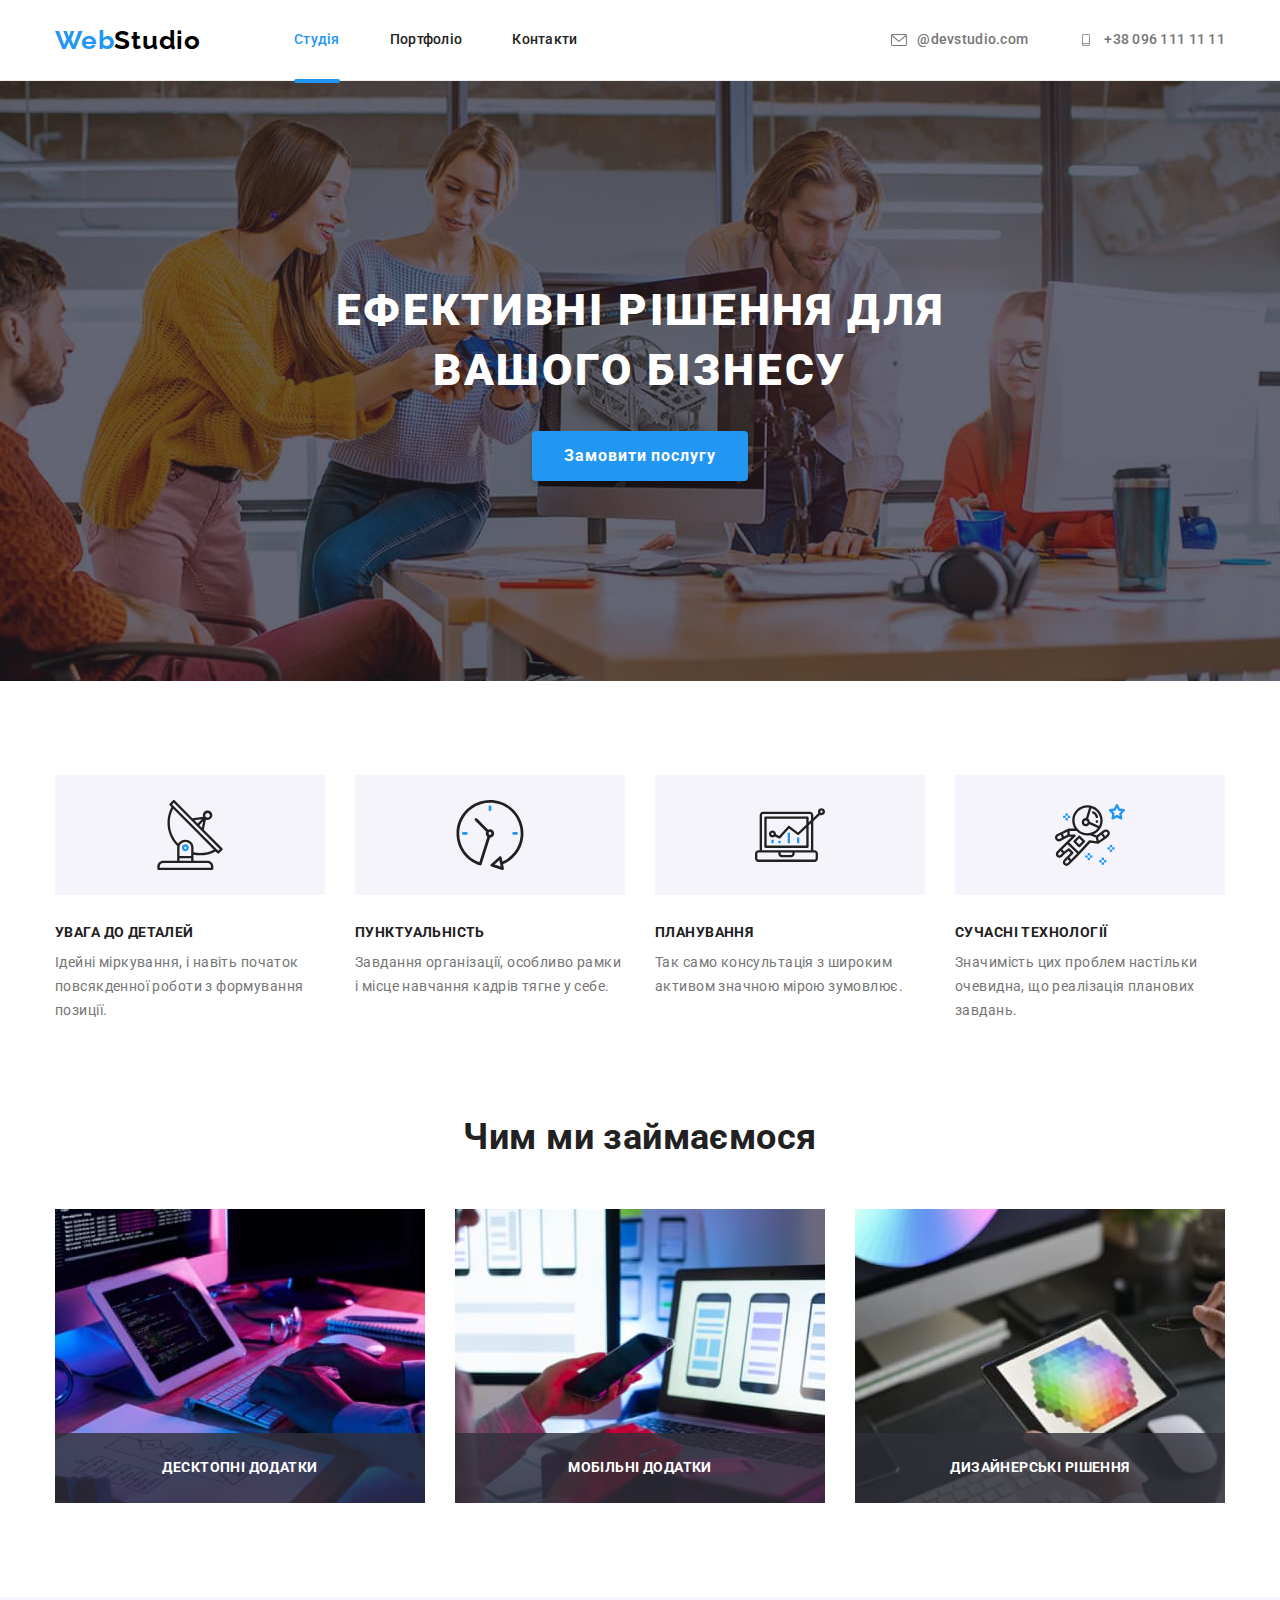
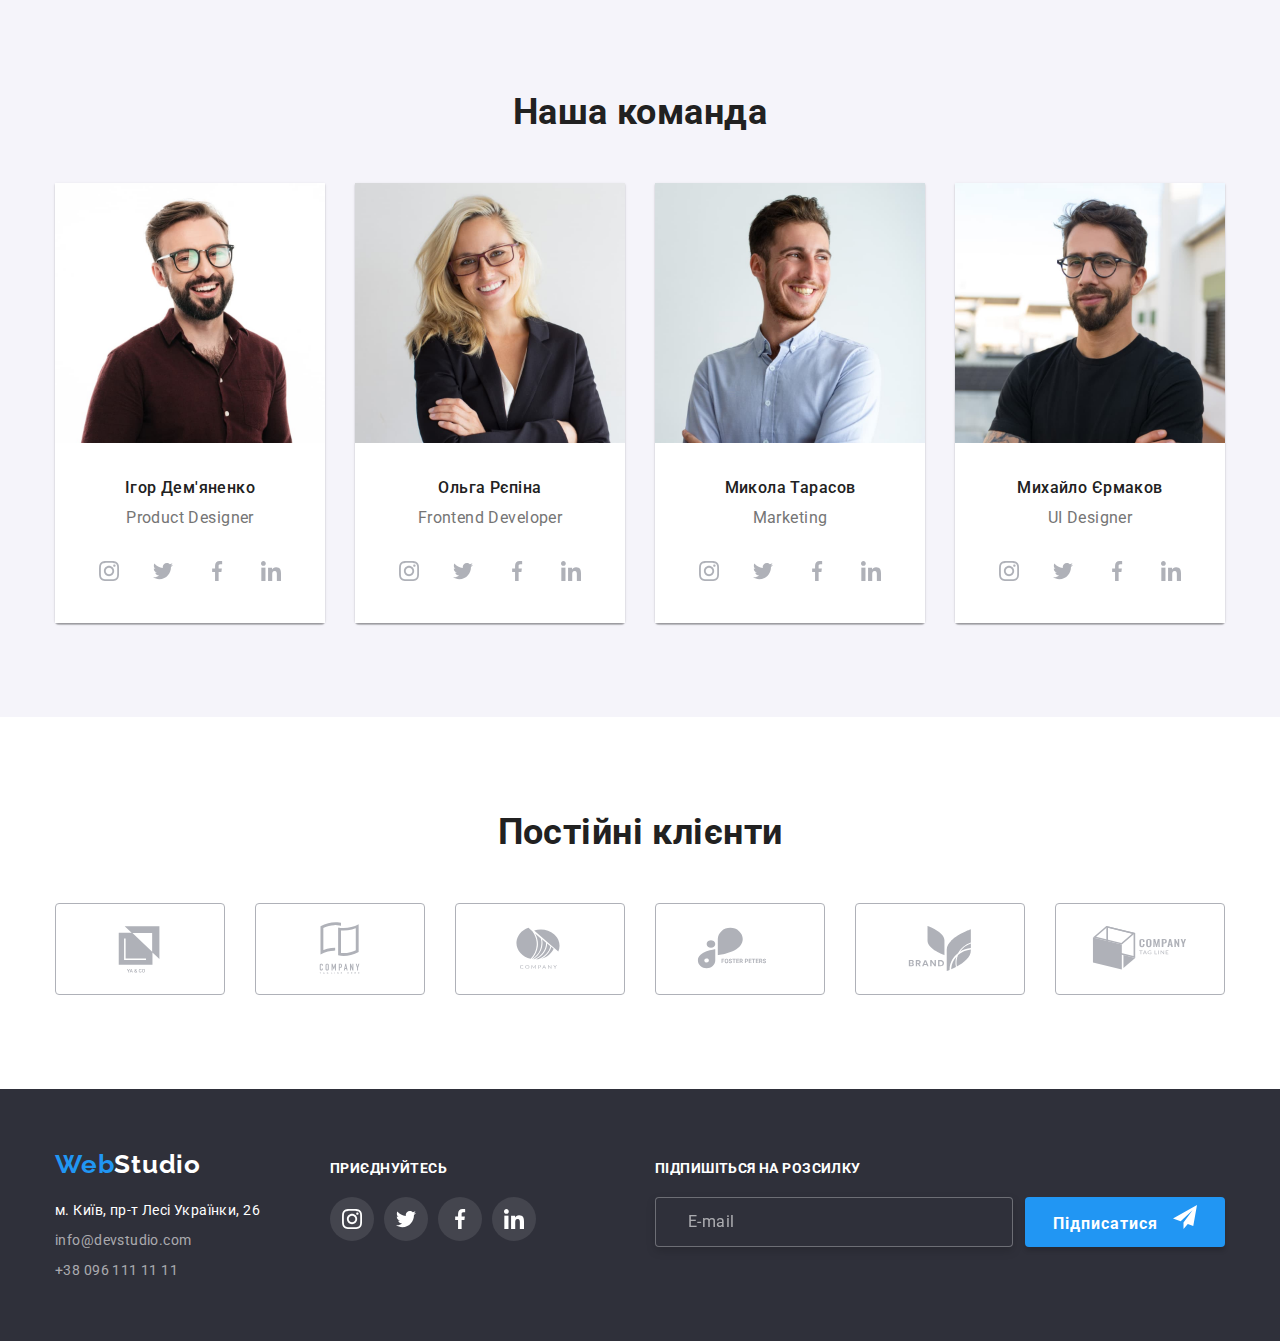
<file: index.html>
<!DOCTYPE html>
<html lang="uk">
  <head>
    <meta charset="UTF-8" />
    <meta http-equiv="X-UA-Compatible" content="IE=edge" />
    <meta name="viewport" content="width=device-width, initial-scale=1.0" />
    <title>Document</title>
    <!-- <link
      rel="stylesheet"
      href="https://cdnjs.cloudflare.com/ajax/libs/modern-normalize/1.1.0/modern-normalize.min.css"
      integrity="sha512-wpPYUAdjBVSE4KJnH1VR1HeZfpl1ub8YT/NKx4PuQ5NmX2tKuGu6U/JRp5y+Y8XG2tV+wKQpNHVUX03MfMFn9Q=="
      crossorigin="anonymous"
      referrerpolicy="no-referrer"
    /> -->
    <link
      href="https://fonts.googleapis.com/css2?family=Raleway:wght@700&family=Roboto:wght@400;500;700;900&display=swap"
      rel="stylesheet"
    />
    <link rel="stylesheet" href="./css/main.min.css" />
    <link rel="stylesheet" href="./css/styles.css" />
  </head>
  <body>
    <!-- Header -->
    <header class="header">
      <div class="container header__container">
        <nav class="nav">
          <!-- Logo -->
          <a href="./index.html" lang="en" class="logo link"
            >Web<span class="header__logo">Studio</span></a
          >
          <!-- Navigetion -->

          <ul class="list nav__list">
            <li class="nav__item nav__current">
              <a href="./index.html" class="link nav__link nav__link--current"
                >Студія</a
              >
            </li>
            <li class="nav__item">
              <a href="./portfolio.html" class="link nav__link">Портфоліо</a>
            </li>
            <li class="nav__item">
              <a href="" class="link nav__link">Контакти</a>
            </li>
          </ul>
        </nav>

        <!-- Contacts -->
        <ul class="list contacts__list">
          <li class="item contacts__item">
            <a href="mailto:info@devstudio.com" class="link contacts__link"
              ><svg class="contacts__icon">
                <use href="./images/symbol-defs.svg#icon-envelope"></use></svg>@devstudio.com</a
            >
          </li>
          <li class="item contacts__item">
            <a href="tel:+380961111111" class="link contacts__link"
              ><svg class="contacts__icon">
                <use href="./images/symbol-defs.svg#icon-smartphone"></use></svg>+38 096 111 11 11</a
            >
          </li>
        </ul>
      </div>
    </header>
    <!-- Main -->
    <main>
      <!-- Hero -->
      <section class="hero__section hero__overlay">
        <div class="container">
          <h1 class="hero__title">Ефективні рішення для вашого бізнесу</h1>
          <button data-modal-open type="button" class="button hero__button">
            Замовити послугу
          </button>
        </div>
      </section>
      <!-- Feature -->
      <section class="section">
        <div class="container">
          <h2 class="visually-hidden">Особливості</h2>
          <ul class="list feature__list">
            <li class="feature__item">
              <div class="feature__icon">
                <svg class="feature__picture" width="70" height="70">
                  <use href="./images/symbol-defs.svg#icon-antenna"></use>
                </svg>
              </div>
              <h3 class="title feature__title">УВАГА ДО ДЕТАЛЕЙ</h3>
              <p class="feature__text">
                Ідейні міркування, і навіть початок повсякденної роботи з
                формування позиції.
              </p>
            </li>
            <li class="feature__item">
              <div class="feature__icon">
                <svg class="feature__picture" width="70" height="70">
                  <use href="./images/symbol-defs.svg#icon-clock"></use>
                </svg>
              </div>
              <h3 class="title feature__title">ПУНКТУАЛЬНІСТЬ</h3>
              <p class="feature__text">
                Завдання організації, особливо рамки і місце навчання кадрів
                тягне у себе.
              </p>
            </li>
            <li class="feature__item">
              <div class="feature__icon">
                <svg class="feature__picture" width="70" height="70">
                  <use href="./images/symbol-defs.svg#icon-diagram"></use>
                </svg>
              </div>
              <h3 class="title feature__title">ПЛАНУВАННЯ</h3>
              <p class="feature__text">
                Так само консультація з широким активом значною мірою зумовлює.
              </p>
            </li>
            <li class="feature__item">
              <div class="feature__icon">
                <svg class="feature__picture" width="70" height="70">
                  <use href="./images/symbol-defs.svg#icon-astronaut"></use>
                </svg>
              </div>
              <h3 class="title feature__title">СУЧАСНІ ТЕХНОЛОГІЇ</h3>
              <p class="feature__text">
                Значимість цих проблем настільки очевидна, що реалізація
                планових завдань.
              </p>
            </li>
          </ul>
        </div>
      </section>
      <!-- Specialization -->
      <section class="section specialization__section">
        <div class="container">
          <h2 class="section__title title">Чим ми займаємося</h2>
          <ul class="list specialization__list">
            <li class="item specialization__item">
              <img
                class="img"
                src="./images/img1.jpg"
                alt="Чоловік працює за комп'ютером"
                width="370"
              />
              <div class="specialization__overlay">
                <p class="specialization__text">Десктопні додатки</p>
              </div>
            </li>
            <li class="item specialization__item">
              <img
                class="img"
                src="./images/img2.jpg"
                alt="Жінка працює з телефоном і ноутбуком"
                width="370"
              />
              <div class="specialization__overlay">
                <p class="specialization__text">Мобільні додатки</p>
              </div>
            </li>
            <li class="item specialization__item">
              <img
                class="img"
                src="./images/img3.jpg"
                alt="Людина працює на планшеті"
                width="370"
              />
              <div class="specialization__overlay">
                <p class="specialization__text">Дизайнерські рішення</p>
              </div>
            </li>
          </ul>
        </div>
      </section>
      <!-- Team -->
      <section class="team__section section">
        <div class="container">
          <h2 class="section__title title">Наша команда</h2>
          <ul class="list team__list">
            <li class="item team__item">
              <img
                class="img"
                src="./images/card1.jpg"
                alt="Фото брюнета в окулярах"
                width="270"
              />
              <div class="team__content">
                <h3 class="title team__title">Ігор Дем'яненко</h3>
                <p lang="en" class="team__text">Product Designer</p>
                <ul class="list social__list social__list--light">
                  <li class="item social__item">
                    <a
                      class="link social__link team__link"
                      href=""
                      target="_blank"
                      rel="noopener noreferrer"
                      aria-label="соцмеража instagram"
                    >
                      <svg class="icon">
                        <use
                          href="./images/symbol-defs.svg#icon-instagram"
                        ></use>
                      </svg>
                    </a>
                  </li>
                  <li class="item social__item">
                    <a
                      class="link team__link social__link"
                      href=""
                      target="_blank"
                      rel="noopener noreferrer"
                      aria-label="соцмеража twitter"
                      ><svg class="icon">
                        <use
                          href="./images/symbol-defs.svg#icon-twitter"
                        ></use></svg></a>
                  </li>
                  <li class="item social__item">
                    <a
                      class="link team__link social__link"
                      href=""
                      target="_blank"
                      rel="noopener noreferrer"
                      aria-label="соцмеража facebook"
                      ><svg class="icon">
                        <use
                          href="./images/symbol-defs.svg#icon-facebook"
                        ></use></svg></a>
                  </li>
                  <li class="item social__item">
                    <a
                      class="link team__link social__link"
                      href=""
                      target="_blank"
                      rel="noopener noreferrer"
                      aria-label="соцмеража linkedin"
                      ><svg class="icon">
                        <use
                          href="./images/symbol-defs.svg#icon-linkedin"
                        ></use></svg></a>
                  </li>
                </ul>
              </div>
            </li>
            <li class="item team__item">
              <img
                class="img"
                src="./images/card2.jpg"
                alt="Фото блондинки в окулярах"
                width="270"
              />
              <div class="team__content">
                <h3 class="title team__title">Ольга Рєпіна</h3>
                <p lang="en" class="team__text">Frontend Developer</p>
                <ul class="list social__list social__list--light">
                  <li class="item social__item">
                    <a
                      class="link team__link social__link"
                      href=""
                      target="_blank"
                      rel="noopener noreferrer"
                      aria-label="соцмеража instagram"
                      ><svg class="icon">
                        <use
                          href="./images/symbol-defs.svg#icon-instagram"
                        ></use></svg></a>
                  </li>
                  <li class="item social__item">
                    <a
                      class="link team__link social__link"
                      href=""
                      target="_blank"
                      rel="noopener noreferrer"
                      aria-label="соцмеража twitter"
                      ><svg class="icon">
                        <use
                          href="./images/symbol-defs.svg#icon-twitter"
                        ></use></svg></a>
                  </li>
                  <li class="item social__item">
                    <a
                      class="link team__link social__link"
                      href=""
                      target="_blank"
                      rel="noopener noreferrer"
                      aria-label="соцмеража facebook"
                      ><svg class="icon">
                        <use
                          href="./images/symbol-defs.svg#icon-facebook"
                        ></use></svg></a>
                  </li>
                  <li class="item social__item">
                    <a
                      class="link team__link social__link"
                      href=""
                      target="_blank"
                      rel="noopener noreferrer"
                      aria-label="соцмеража linkedin"
                      ><svg class="icon">
                        <use
                          href="./images/symbol-defs.svg#icon-linkedin"
                        ></use></svg></a>
                  </li>
                </ul>
              </div>
            </li>
            <li class="item team__item">
              <img
                class="img"
                src="./images/card3.jpg"
                alt="Фото брюнета в голубій сорочці"
                width="270"
              />
              <div class="team__content">
                <h3 class="title team__title">Микола Тарасов</h3>
                <p lang="en" class="team__text">Marketing</p>
                <ul class="list social__list social__list--light">
                  <li class="item social__item">
                    <a
                      class="link team__link social__link"
                      href=""
                      target="_blank"
                      rel="noopener noreferrer"
                      aria-label="соцмеража instagram"
                      ><svg class="icon">
                        <use
                          href="./images/symbol-defs.svg#icon-instagram"
                        ></use></svg></a>
                  </li>
                  <li class="item social__item">
                    <a
                      class="link team__link social__link"
                      href=""
                      target="_blank"
                      rel="noopener noreferrer"
                      aria-label="соцмеража twitter"
                      ><svg class="icon">
                        <use
                          href="./images/symbol-defs.svg#icon-twitter"
                        ></use></svg></a>
                  </li>
                  <li class="item social__item">
                    <a
                      class="link team__link social__link"
                      href=""
                      target="_blank"
                      rel="noopener noreferrer"
                      aria-label="соцмеража facebook"
                      ><svg class="icon">
                        <use
                          href="./images/symbol-defs.svg#icon-facebook"
                        ></use></svg></a>
                  </li>
                  <li class="item social__item">
                    <a
                      class="link team__link social__link"
                      href=""
                      target="_blank"
                      rel="noopener noreferrer"
                      aria-label="соцмеража linkedin"
                      ><svg class="icon">
                        <use
                          href="./images/symbol-defs.svg#icon-linkedin"
                        ></use></svg></a>
                  </li>
                </ul>
              </div>
            </li>
            <li class="item team__item">
              <img
                class="img"
                src="./images/card4.jpg"
                alt="Фото шатена в окулярах"
                width="270"
              />
              <div class="team__content">
                <h3 class="title team__title">Михайло Єрмаков</h3>
                <p lang="en" class="team__text">UI Designer</p>
                <ul class="list social__list social__list--light">
                  <li class="item social__item">
                    <a
                      class="link team__link social__link"
                      href=""
                      target="_blank"
                      rel="noopener noreferrer"
                      aria-label="соцмеража instagram"
                      ><svg class="icon">
                        <use
                          href="./images/symbol-defs.svg#icon-instagram"
                        ></use></svg></a>
                  </li>
                  <li class="item social__item">
                    <a
                      class="link team__link social__link"
                      href=""
                      target="_blank"
                      rel="noopener noreferrer"
                      aria-label="соцмеража twitter"
                      ><svg class="icon">
                        <use
                          href="./images/symbol-defs.svg#icon-twitter"
                        ></use></svg></a>
                  </li>
                  <li class="item social__item">
                    <a
                      class="link team__link social__link"
                      href=""
                      target="_blank"
                      rel="noopener noreferrer"
                      aria-label="соцмеража facebook"
                      ><svg class="icon">
                        <use
                          href="./images/symbol-defs.svg#icon-facebook"
                        ></use></svg></a>
                  </li>
                  <li class="item social__item">
                    <a
                      class="link team__link social__link"
                      href=""
                      target="_blank"
                      rel="noopener noreferrer"
                      aria-label="соцмеража linkedin"
                      ><svg class="icon">
                        <use
                          href="./images/symbol-defs.svg#icon-linkedin"
                        ></use></svg></a>
                  </li>
                </ul>
              </div>
            </li>
          </ul>
        </div>
      </section>
      <!-- Clients -->
      <section class="section">
        <div class="container">
          <h2 class="section__title title">Постійні клієнти</h2>
          <ul class="list clients__list">
            <li class="item clients__item">
              <a
                class="clients__icon"
                href=""
                target="_blank"
                rel="noopener noreferrer"
                aria-label="логотип компанії"
                ><svg class="icon">
                  <use href="./images/symbol-defs.svg#icon-Logo1"></use></svg></a>
            </li>
            <li class="item clients__item">
              <a
                class="clients__icon"
                href=""
                target="_blank"
                rel="noopener noreferrer"
                aria-label="логотип компанії"
                ><svg class="icon">
                  <use href="./images/symbol-defs.svg#icon-Logo2"></use></svg></a>
            </li>
            <li class="item clients__item">
              <a
                class="clients__icon"
                href=""
                target="_blank"
                rel="noopener noreferrer"
                aria-label="логотип компанії"
                ><svg class="icon">
                  <use href="./images/symbol-defs.svg#icon-Logo3"></use></svg></a>
            </li>
            <li class="item clients__item">
              <a
                class="clients__icon"
                href=""
                target="_blank"
                rel="noopener noreferrer"
                aria-label="логотип компанії"
                ><svg class="icon">
                  <use href="./images/symbol-defs.svg#icon-Logo4"></use></svg></a>
            </li>
            <li class="item clients__item">
              <a
                class="clients__icon"
                href=""
                target="_blank"
                rel="noopener noreferrer"
                aria-label="логотип компанії"
                ><svg class="icon">
                  <use href="./images/symbol-defs.svg#icon-Logo5"></use></svg></a>
            </li>
            <li class="item clients__item">
              <a
                class="clients__icon"
                href=""
                target="_blank"
                rel="noopener noreferrer"
                aria-label="логотип компанії"
                ><svg class="icon">
                  <use href="./images/symbol-defs.svg#icon-Logo6"></use></svg></a>
            </li>
          </ul>
        </div>
      </section>
    </main>
    <!-- Footer -->
    <footer class="footer">
      <!-- Footer logo -->
      <div class="container footer-container">
        <div>
          <a href="./index.html" lang="en" class="logo link footer__logo"
            >Web<span class="footer__logo--white">Studio</span></a
          >

          <!-- Footer contactcs -->
          <address>
            <ul class="list footer__nav">
              <li class="footer__item">
                <a
                  class="link footer__link footer__link--white"
                  href="https://goo.gl/maps/GQwuPgRCJuTgJok98"
                  rel="noopener noreferre nofollow"
                  target="_blank"
                  >м. Київ, пр-т Лесі Українки, 26</a
                >
              </li>
              <li class="footer__item">
                <a href="mailto:info@devstudio.com" class="link footer__link"
                  >info@devstudio.com</a
                >
              </li>

              <li class="footer__item">
                <a href="tel:+380961111111" class="link footer__link"
                  >+38 096 111 11 11</a
                >
              </li>
            </ul>
          </address>
        </div>
        <!--Footer social -->
        <div class="social">
          <p class="footer__text">приєднуйтесь</p>

          <ul class="list social__list">
            <li class="item social__item social__item--darck">
              <a
                class="link social__link footer__social"
                href=""
                target="_blank"
                rel="noopener noreferrer"
                aria-label="соцмеража instagram"
                ><svg class="icon">
                  <use
                    href="./images/symbol-defs.svg#icon-instagram"
                  ></use></svg></a>
            </li>
            <li class="item social__item social__item--darck">
              <a
                class="link social__link footer__social"
                href=""
                target="_blank"
                rel="noopener noreferrer"
                aria-label="соцмеража twitter"
                ><svg class="icon">
                  <use href="./images/symbol-defs.svg#icon-twitter"></use></svg></a>
            </li>
            <li class="item social__item social__item--darck">
              <a
                class="link social__link footer__social"
                href=""
                target="_blank"
                rel="noopener noreferrer"
                aria-label="соцмеража facebook"
                ><svg class="icon">
                  <use href="./images/symbol-defs.svg#icon-facebook"></use></svg></a>
            </li>
            <li class="item social__item social__item--darck">
              <a
                class="link social__link footer__social"
                href=""
                target="_blank"
                rel="noopener noreferrer"
                aria-label="соцмеража linkedin"
                ><svg class="icon">
                  <use href="./images/symbol-defs.svg#icon-linkedin"></use></svg></a>
            </li>
          </ul>
        </div>
        <!-- Footer form -->
        <div class="form" role="group">
          <p class="form__text">Підпишіться на розсилку</p>
          <form class="form__group">
            <label></label>
            <input
              type="email"
              name="email"
              placeholder="E-mail"
              class="form__field"
            />
            <button type="submit" class="button form__btn">
              Підписатися
              <svg class="form__icon" width="24" height="24">
                <use href="./images/symbol-defs.svg#icon-send"></use>
              </svg>
            </button>
          </form>
        </div>
      </div>
    </footer>
    <!-- Modal window -->
    <div class="backdrop is-hidden" data-modal>
      <div class="modal">
        <button data-modal-close type="button" class="modal-btn">
          <svg class="modal-icon" width="18px" height="18px">
            <use href="./images/symbol-defs.svg#close-black"></use>
          </svg>
        </button>
        <p class="modal-text">Залиште свої дані, ми вам передзвонимо</p>

        <form class="modal-form" name="modal_form">
          <label class="modal-form-group">
            <span class="modal-form-label">Ім'я</span>
            <input class="modal-form-field" type="text" name="user_name" />
            <svg class="modal-form-icon" width="18" height="18">
              <use href="./images/symbol-defs.svg#icon-person"></use>
            </svg>
          </label>
          <label class="modal-form-group">
            <span class="modal-form-label">Телефон</span>
            <input class="modal-form-field" type="tel" name="user_phone" />
            <svg class="modal-form-icon" width="18" height="18">
              <use href="./images/symbol-defs.svg#icon-phone"></use>
            </svg>
          </label>
          <label class="modal-form-group">
            <span class="modal-form-label">Пошта</span>
            <input class="modal-form-field" type="email" name="user_mail" />
            <svg class="modal-form-icon" width="18" height="18">
              <use href="./images/symbol-defs.svg#icon-email"></use>
            </svg>
          </label>
          <label class="modal-form-group-comment">
            <span class="modal-form-label">Коментар</span>
            <textarea
              class="modal-form-messange"
              name="user_message"
              rows="6"
              placeholder="Введіть текст"
            ></textarea>
          </label>
          <label class="modal-form-group-checkbox">
            <input
              class="modal-form-checkbox"
              type="checkbox"
              name="user_agreement"
            />
            <span class="modal-form-checkbox-icon"></span>
            <span class="modal-form-agreement"
              >Погоджуюся з розсилкою та приймаю</span
            >
            <a class="modal-form-agreement-link" href="">Умови договору</a>
          </label>
          <button class="button modal-form-btn" type="submit">
            Відправити
          </button>
        </form>
      </div>
    </div>

    <script src="./js/modal.js"></script>
  </body>
</html>
</file>
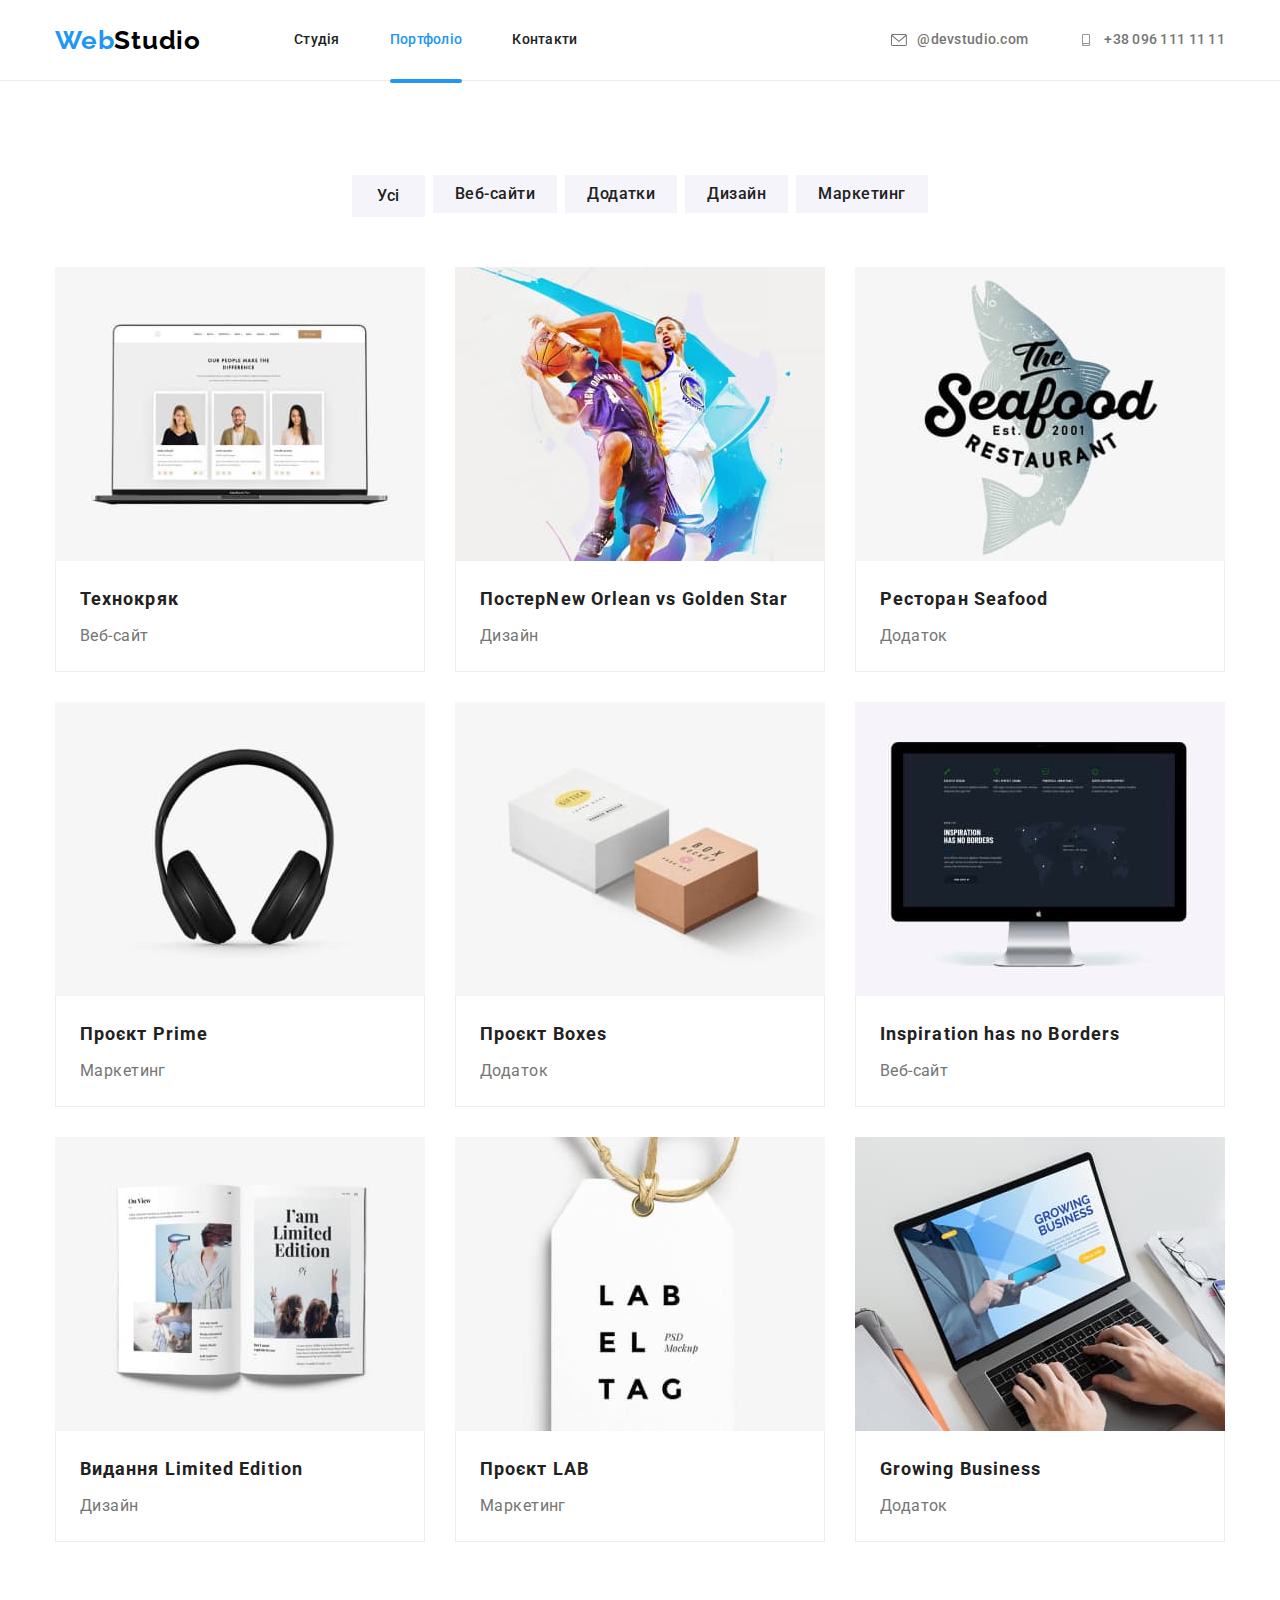
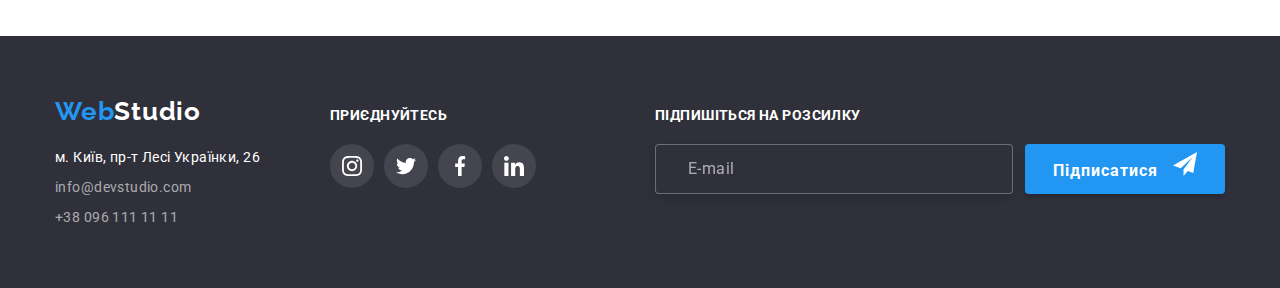
<file: portfolio.html>
<!DOCTYPE html>
<html lang="uk">
  <head>
    <meta charset="UTF-8" />
    <meta http-equiv="X-UA-Compatible" content="IE=edge" />
    <meta name="viewport" content="width=device-width, initial-scale=1.0" />
    <title>Document</title>
    <link
      rel="stylesheet"
      href="https://cdnjs.cloudflare.com/ajax/libs/modern-normalize/1.1.0/modern-normalize.min.css"
      integrity="sha512-wpPYUAdjBVSE4KJnH1VR1HeZfpl1ub8YT/NKx4PuQ5NmX2tKuGu6U/JRp5y+Y8XG2tV+wKQpNHVUX03MfMFn9Q=="
      crossorigin="anonymous"
      referrerpolicy="no-referrer"
    />
    <link
      href="https://fonts.googleapis.com/css2?family=Raleway:wght@700&family=Roboto:wght@400;500;700;900&display=swap"
      rel="stylesheet"
    />
    <link rel="stylesheet" href="./css/main.min.css" />
    <link rel="stylesheet" href="./css/styles.css" />
  </head>
  <body>
    <header class="header">
      <div class="container header__container">
        <nav class="nav">
          <!-- Logo -->
          <a href="./index.html" lang="en" class="logo link"
            >Web<span class="header__logo">Studio</span></a
          >
          <!-- Navigetion -->

          <ul class="list nav__list">
            <li class="nav__item">
              <a href="./index.html" class="link nav__link">Студія</a>
            </li>
            <li class="nav__item nav__current">
              <a
                href="./portfolio.html"
                class="link nav__link nav__link--current"
                >Портфоліо</a
              >
            </li>
            <li class="nav__item">
              <a href="" class="link nav__link">Контакти</a>
            </li>
          </ul>
        </nav>

        <!-- Contacts -->
        <ul class="list contacts__list">
          <li class="item contacts__item">
            <a href="mailto:info@devstudio.com" class="link contacts__link"
              ><svg class="contacts__icon">
                <use href="./images/symbol-defs.svg#icon-envelope"></use></svg>@devstudio.com</a>
          </li>
          <li class="item contacts__item">
            <a href="tel:+380961111111" class="link contacts__link"
              ><svg class="contacts__icon">
                <use href="./images/symbol-defs.svg#icon-smartphone"></use></svg>+38 096 111 11 11</a
            >
          </li>
        </ul>
      </div>
    </header>
    <main>
      <!-- Portfolio -->
      <section class="section portfolio">
        <div class="container">
          <h1 class="visually-hidden">Портфоліо</h1>
          <!-- Filtr -->
          <ul class="list filtr-list">
            <li class="item">
              <button type="button" class="btn btn-accent">Усі</button>
            </li>
            <li class="item">
              <button type="button" class="btn">Веб-сайти</button>
            </li>
            <li class="item">
              <button type="button" class="btn">Додатки</button>
            </li>
            <li class="item">
              <button type="button" class="btn">Дизайн</button>
            </li>
            <li class="item">
              <button type="button" class="btn">Маркетинг</button>
            </li>
          </ul>
          <!-- Card-set -->
          <ul class="list card-set">
            <li class="item card-item card-set-item">
              <a href="" class="link card-link">
                <div class="card-thumb">
                  <img
                    class="list-img img"
                    src="./images/box1.jpg"
                    alt="Відкритий ноутбук з фото"
                    width="370"
                  />
                  <p class="card-overlay-text card-overlay">
                    Ресурс пропонує комплексні пропозиції з різним рівнем
                    функціоналу та сервісів. Все це дозволить відвідувачу
                    отримати вичерпні відомості про компанію чи приватну особу.
                  </p>
                </div>
                <div class="card-content">
                  <h2 class="title link-title">Технокряк</h2>
                  <p class="list-item">Веб-сайт</p>
                </div>
              </a>
            </li>
            <li class="item card-item">
              <a href="" class="link card-link">
                <div class="card-thumb">
                  <img
                    class="list-img img"
                    src="./images/box2.jpg"
                    alt="Постер з баскетболістами"
                    width="370"
                  />
                  <p class="card-overlay-text card-overlay">
                    Ресурс пропонує комплексні пропозиції з різним рівнем
                    функціоналу та сервісів. Все це дозволить відвідувачу
                    отримати вичерпні відомості про компанію чи приватну особу.
                  </p>
                </div>
                <div class="card-content">
                  <h2 class="title link-title">
                    Постер<span lang="en">New Orlean vs Golden Star</span>
                  </h2>
                  <p class="list-item">Дизайн</p>
                </div>
              </a>
            </li>
            <li class="item card-item">
              <a href="" class="link card-link">
                <div class="card-thumb">
                  <img
                    class="list-img img"
                    src="./images/box3.jpg"
                    alt="Логотип ресторану морської їжі"
                    width="370"
                  />
                  <p class="card-overlay-text card-overlay">
                    Ресурс пропонує комплексні пропозиції з різним рівнем
                    функціоналу та сервісів. Все це дозволить відвідувачу
                    отримати вичерпні відомості про компанію чи приватну особу.
                  </p>
                </div>
                <div class="card-content">
                  <h2 class="title link-title">
                    Ресторан <span lang="en">Seafood</span>
                  </h2>
                  <p class="list-item">Додаток</p>
                </div>
              </a>
            </li>
            <li class="item card-item">
              <a href="" class="link card-link">
                <div class="card-thumb">
                  <img
                    class="list-img img"
                    src="./images/box4.jpg"
                    alt="Фото навушників"
                    width="370"
                  />
                  <p class="card-overlay-text card-overlay">
                    Ресурс пропонує комплексні пропозиції з різним рівнем
                    функціоналу та сервісів. Все це дозволить відвідувачу
                    отримати вичерпні відомості про компанію чи приватну особу.
                  </p>
                </div>

                <div class="card-content">
                  <h2 class="title link-title">
                    Проєкт <span lang="en">Prime</span>
                  </h2>
                  <p class="list-item">Маркетинг</p>
                </div>
              </a>
            </li>
            <li class="item card-item">
              <a href="" class="link card-link">
                <div class="card-thumb">
                  <img
                    class="list-img img"
                    src="./images/box5.jpg"
                    alt="Фото двух коробок, білої і рижої"
                    width="370"
                  />
                  <p class="card-overlay-text card-overlay">
                    Ресурс пропонує комплексні пропозиції з різним рівнем
                    функціоналу та сервісів. Все це дозволить відвідувачу
                    отримати вичерпні відомості про компанію чи приватну особу.
                  </p>
                </div>
                <div class="card-content">
                  <h2 class="title link-title">
                    Проєкт <span lang="en">Boxes</span>
                  </h2>
                  <p class="list-item">Додаток</p>
                </div>
              </a>
            </li>
            <li class="item card-item">
              <a href="" class="link card-link">
                <div class="card-thumb">
                  <img
                    class="list-img img"
                    src="./images/box6.jpg"
                    alt="Фото монітора з картою світа"
                    width="370"
                  />
                  <p class="card-overlay-text card-overlay">
                    Ресурс пропонує комплексні пропозиції з різним рівнем
                    функціоналу та сервісів. Все це дозволить відвідувачу
                    отримати вичерпні відомості про компанію чи приватну особу.
                  </p>
                </div>
                <div class="card-content">
                  <h2 class="title link-title" lang="en">
                    Inspiration has no Borders
                  </h2>
                  <p class="list-item">Веб-сайт</p>
                </div>
              </a>
            </li>
            <li class="item card-item">
              <a href="" class="link card-link">
                <div class="card-thumb">
                  <img
                    class="list-img img"
                    src="./images/box7.jpg"
                    alt="Фото розгортки журналу"
                    width="370"
                  />
                  <p class="card-overlay-text card-overlay">
                    Ресурс пропонує комплексні пропозиції з різним рівнем
                    функціоналу та сервісів. Все це дозволить відвідувачу
                    отримати вичерпні відомості про компанію чи приватну особу.
                  </p>
                </div>

                <div class="card-content">
                  <h2 class="title link-title">
                    Видання <span lang="en">Limited Edition</span>
                  </h2>
                  <p class="list-item">Дизайн</p>
                </div>
              </a>
            </li>
            <li class="item card-item">
              <a href="" class="link card-link">
                <div class="card-thumb">
                  <img
                    class="list-img img"
                    src="./images/box8.jpg"
                    alt="Зображення бірки проекту"
                    width="370"
                  />
                  <p class="card-overlay-text card-overlay">
                    Ресурс пропонує комплексні пропозиції з різним рівнем
                    функціоналу та сервісів. Все це дозволить відвідувачу
                    отримати вичерпні відомості про компанію чи приватну особу.
                  </p>
                </div>
                <div class="card-content">
                  <h2 class="title link-title">
                    Проєкт <span lang="en">LAB</span>
                  </h2>
                  <p class="list-item">Маркетинг</p>
                </div>
              </a>
            </li>
            <li class="item card-item">
              <a href="" class="link card-link">
                <div class="card-thumb">
                  <img
                    class="list-img img"
                    src="./images/box9.jpg"
                    alt="Чоловік працює за ноутбуком у додатку"
                    width="370"
                  />
                  <p class="card-overlay-text card-overlay">
                    Ресурс пропонує комплексні пропозиції з різним рівнем
                    функціоналу та сервісів. Все це дозволить відвідувачу
                    отримати вичерпні відомості про компанію чи приватну особу.
                  </p>
                </div>
                <div class="card-content">
                  <h2 class="title link-title" lang="en">Growing Business</h2>
                  <p class="list-item">Додаток</p>
                </div>
              </a>
            </li>
          </ul>
        </div>
      </section>
    </main>
    <footer class="footer">
      <!-- Footer logo -->
      <div class="container footer-container">
        <div>
          <a href="./index.html" lang="en" class="logo link footer__logo"
            >Web<span class="footer__logo--white">Studio</span></a
          >

          <!-- Footer contactcs -->
          <address>
            <ul class="list footer__nav">
              <li class="footer__item">
                <a
                  class="link footer__link footer__link--white"
                  href="https://goo.gl/maps/GQwuPgRCJuTgJok98"
                  rel="noopener noreferre nofollow"
                  target="_blank"
                  >м. Київ, пр-т Лесі Українки, 26</a
                >
              </li>
              <li class="footer__item">
                <a href="mailto:info@devstudio.com" class="link footer__link"
                  >info@devstudio.com</a
                >
              </li>

              <li class="footer__item">
                <a href="tel:+380961111111" class="link footer__link"
                  >+38 096 111 11 11</a
                >
              </li>
            </ul>
          </address>
        </div>
        <!--Footer social -->
        <div class="social">
          <p class="footer__text">приєднуйтесь</p>

          <ul class="list social__list">
            <li class="item social__item social__item--darck">
              <a
                class="link social__link footer__social"
                href=""
                target="_blank"
                rel="noopener noreferrer"
                aria-label="соцмеража instagram"
                ><svg class="icon">
                  <use
                    href="./images/symbol-defs.svg#icon-instagram"
                  ></use></svg
              ></a>
            </li>
            <li class="item social__item social__item--darck">
              <a
                class="link social__link footer__social"
                href=""
                target="_blank"
                rel="noopener noreferrer"
                aria-label="соцмеража twitter"
                ><svg class="icon">
                  <use href="./images/symbol-defs.svg#icon-twitter"></use></svg
              ></a>
            </li>
            <li class="item social__item social__item--darck">
              <a
                class="link social__link footer__social"
                href=""
                target="_blank"
                rel="noopener noreferrer"
                aria-label="соцмеража facebook"
                ><svg class="icon">
                  <use href="./images/symbol-defs.svg#icon-facebook"></use></svg
              ></a>
            </li>
            <li class="item social__item social__item--darck">
              <a
                class="link social__link footer__social"
                href=""
                target="_blank"
                rel="noopener noreferrer"
                aria-label="соцмеража linkedin"
                ><svg class="icon">
                  <use href="./images/symbol-defs.svg#icon-linkedin"></use></svg
              ></a>
            </li>
          </ul>
        </div>
        <!-- Footer form -->
        <div class="form" role="group">
          <p class="form__text">Підпишіться на розсилку</p>
          <form class="form__group">
            <label></label>
            <input
              type="email"
              name="email"
              placeholder="E-mail"
              class="form__field"
            />
            <button type="submit" class="button form__btn">
              Підписатися
              <svg class="form__icon" width="24" height="24">
                <use href="./images/symbol-defs.svg#icon-send"></use>
              </svg>
            </button>
          </form>
        </div>
      </div>
    </footer>
  </body>
</html>
</file>
<file: css/styles.css>
/* background color #ffffff */
/* hero background color #2F303A */
/* footer background color #2F303A */
/* team background color #F5F4FA */
/* accent color #2196F3 */
/* title black color #212121 */
/* text color #757575 */
/* text white color #FFFFFF  */
/* fonts Raleway – 700, Roboto – 400, 500, 700, 900. */

/* :root {
  --accent-color: #2196f3;
  --title-black-color: #212121;
  --text-color: #757575;
  --text-white-color: #ffffff;
  --text-line-height: 1.88;
} */

/* Reset */
/* .link {
  text-decoration: none;
  font-style: normal;
}
.list {
  padding: 0;
  margin: 0;
  list-style: none;
}
.img {
  display: block;
  max-width: 100%;
  height: auto;
}
.visually-hidden {
  position: absolute;
  white-space: nowrap;
  width: 1px;
  height: 1px;
  overflow: hidden;
  border: 0;
  padding: 0;
  clip: rect(0 0 0 0);
  clip-path: inset(50%);
  margin: -1px;
} */

/* ------------ */

/* body {
  background-color: #ffffff;
  color: var(--text-color);
  font-family: "Roboto", sans-serif;
  font-size: 14px;
  letter-spacing: 0.03em;
} */
/* .container {
  width: 1200px;
  padding-left: 15px;
  padding-right: 15px;
  margin: 0 auto;
} */

/* Header */
/* .header {
  border-bottom-width: 1px;
  border-bottom-style: solid;
  border-bottom-color: #ececec;
}
.header__container,
.nav {
  display: flex;
  align-items: center;
}
.header__logo {
  color: #000000;
} */
/* logo header */
/* .logo {
  color: var(--accent-color);
  font-family: "Raleway", sans-serif;
  font-style: normal;
  font-weight: 700;
  font-size: 26px;
  line-height: 1.19;
  letter-spacing: 0.03em;
} */

/* navigetion */
/* .nav__list {
  display: flex;
  margin-left: 93px;
}

.nav__item:not(:last-child) {
  margin-right: 50px;
}
.nav__link {
  display: block;
  padding-top: 32px;
  padding-bottom: 32px;

  color: var(--title-black-color);
  font-family: inherit;
  font-style: normal;
  font-weight: 500;

  line-height: 1.14;
  letter-spacing: 0.02em;

  transition-property: color;
  transition-duration: 250ms;
  transition-timing-function: cubic-bezier(0.4, 0, 0.2, 1);
  transition-delay: 0;
}
.nav__link:hover,
.nav__link:focus {
  color: var(--accent-color);
}
.nav__link--current {
  color: var(--accent-color);
}
.nav__current {
  position: relative;
}
.nav__link--current::after {
  content: "";
  position: absolute;
  left: 0;
  bottom: -3px;
  display: block;
  width: 100%;
  height: 4px;
  background-color: var(--accent-color);
  border-radius: 2px;
} */
/* contacts */
/* .contacts__list {
  display: flex;
  margin-left: auto;
}
.contacts__list .contacts__item + .contacts__item {
  margin-left: 50px;
}

.contacts__link {
  padding-top: 32px;
  padding-bottom: 32px;

  color: inherit;
  display: flex;
  align-items: center;

  font-weight: 500;

  line-height: 1.14;
  letter-spacing: 0.02em;

  transition-property: color;
  transition-duration: 250ms;
  transition-timing-function: cubic-bezier(0.4, 0, 0.2, 1);
  transition-delay: 0;
}
.contacts__link:hover,
.contacts__link:focus {
  color: var(--accent-color);
}
.contacts__icon {
  width: 16px;
  height: 12px;
  fill: currentColor;
  margin-right: 10px;
} */

/* hero */
/* .hero__section {
  background-color: #2f303a;
  text-align: center;
  padding-top: 200px;
  padding-bottom: 200px;
}
.hero__title {
  width: 696px;
  display: block;
  margin-top: 0;
  margin-bottom: 30px;
  margin-left: auto;
  margin-right: auto;

  color: var(--text-white-color);
  font-style: normal;
  font-weight: 900;
  font-size: 44px;
  line-height: 1.36;

  letter-spacing: 0.06em;
  text-transform: uppercase;
} */
/* .button {
  font-family: inherit;
  font-style: normal;
  font-weight: 700;
  font-size: 16px;
  line-height: var(--text-line-height);
  align-items: center;
  justify-content: center;
  letter-spacing: 0.06em;
  cursor: pointer;

  color: var(--text-white-color);

  background-color: var(--accent-color);
  box-shadow: 0px 4px 4px rgba(0, 0, 0, 0.15);
  border-radius: 4px;
  border: transparent;
} */
/* .hero__button {
  display: inline-block;
  padding: 10px 32px;
  min-width: 216px;
  min-height: 50px;

  transition-property: background-color;
  transition-duration: 250ms;
  transition-timing-function: cubic-bezier(0.4, 0, 0.2, 1);
  transition-delay: 0;
}
.hero__button:hover,
.hero__button:focus {
  background-color: #188ce8;
}
.hero__overlay {
  max-width: 1600px;
  margin: 0 auto;
  background-color: #c4c4c4;
  background-image: linear-gradient(
      to right,
      rgba(47, 48, 58, 0.4),
      rgba(47, 48, 58, 0.4)
    ),
    url(../images/bghero.jpg);
  background-repeat: no-repeat;
  background-position: center;
  background-size: cover;
} */
/* Feature */
/* .section {
  padding-top: 94px;
  padding-bottom: 94px;
} */
/* .feature__list {
  display: flex;
}
.feature__list .feature__item + .feature__item {
  margin-left: 30px;
}
.feature__icon {
  display: flex;
  align-items: center;
  justify-content: center;
  width: 270px;
  height: 120px;
  background-color: #f5f4fa;
  margin-bottom: 30px;
} */

/* .title {
  color: var(--title-black-color);
}
.section-title {
  margin-top: 0;
  margin-bottom: 50px;

  font-style: normal;
  font-weight: 700;
  font-size: 36px;
  line-height: 1.17;
  text-align: center;
} */
/* .feature__title {
  margin-top: 0;
  margin-bottom: 10px;

  font-style: normal;
  font-weight: 700;
  font-size: 14px;
  line-height: 1.14;

  text-transform: uppercase;
}
.feature__text {
  margin-top: 0;
  margin-bottom: 0;

  font-size: 14px;
  line-height: 1.71;
} */
/* Specialization */

/* .specialization-title {
  margin-top: 0;
  margin-bottom: 50px;

  font-style: normal;
  font-weight: 700;
  font-size: 36px;
  line-height: 1.17;
  text-align: center;
} */
/* .specialization__section {
  padding-top: 0;
}
.specialization__list {
  display: flex;
}
.specialization__list .specialization__item + .ispecialization__item {
  margin-left: 30px;
}
.specialization__item {
  position: relative;
}
.specialization__overlay {
  position: absolute;
  bottom: 0;
  width: 100%;
  height: 70px;

  display: flex;
  align-items: center;
  justify-content: center;

  background-color: rgba(47, 48, 58, 0.8);
}
.specialization__text {
  margin: 0;

  font-weight: 700;
  font-size: 14px;
  line-height: 1.14;
  text-align: center;

  text-transform: uppercase;

  color: #ffffff;
} */
/* Team */
/* .team__section {
  background-color: #f5f4fa;
}
.team__list {
  display: flex;
}
.team__list .item + .item {
  margin-left: 30px;
}
.team__content {
  padding-top: 30px;
  padding-bottom: 30px;
  background-color: #ffffff;
}
.team__item {
  box-shadow: 0px 1px 3px rgba(0, 0, 0, 0.12), 0px 1px 1px rgba(0, 0, 0, 0.14),
    0px 2px 1px rgba(0, 0, 0, 0.2);
  border-radius: 0px 0px 4px 4px;
} */
/* .section__title {
  margin-top: 0;
  margin-bottom: 50px;

  font-style: normal;
  font-weight: 700;
  font-size: 36px;
  line-height: 1.17;
  text-align: center;
} */

/* .team__title {
  margin-top: 0;
  margin-bottom: 0;

  font-style: normal;
  font-weight: 500;
  font-size: 16px;
  line-height: var(--text-line-height);
  text-align: center;
}

.team__text {
  margin-top: 0;
  margin-bottom: 16px;

  font-size: 16px;
  line-height: var(--text-line-height);
  text-align: center;
} */
/* Team social */
/* .social__list {
  display: flex;
  justify-content: center;
}
.social__list .item + .item {
  margin-left: 10px;
}
.social__item {
  width: 44px;
  height: 44px;
}
.social__link {
  width: 100%;
  height: 100%;
  border-radius: 50%;
  display: flex;
  align-items: center;
  justify-content: center;

  transition-property: background-color;
  transition-duration: 250ms;
  transition-timing-function: cubic-bezier(0.4, 0, 0.2, 1);
  transition-delay: 0;
} */
/* .team__link > .icon {
  width: 20px;
  height: 20px;
  fill: #afb1b8;

  transition-property: fill;
  transition-duration: 250ms;
  transition-timing-function: cubic-bezier(0.4, 0, 0.2, 1);
  transition-delay: 0;
}
.team__link:hover,
.team__link:focus {
  background-color: var(--accent-color);
}
.team__link:hover > .icon,
.team__link:focus > .icon {
  fill: var(--text-white-color);
} */
/* Clients */
/* .section__title {
  margin-top: 0;
  margin-bottom: 50px;

  font-style: normal;
  font-weight: 700;
  font-size: 36px;
  line-height: 1.17;
  text-align: center;
} */
/* .clients__list {
  display: flex;
  justify-content: center;
}
.clients__list .item + .item {
  margin-left: 30px;
}
.clients__item {
  width: 170px;
  height: 92px;
}

.clients__icon {
  display: flex;
  align-items: center;
  justify-content: center;
  width: 100%;
  height: 100%;
  border: 1px solid #afb1b8;
  border-radius: 4px;

  transition-property: border-color;
  transition-duration: 250ms;
  transition-timing-function: cubic-bezier(0.4, 0, 0.2, 1);
  transition-delay: 0;
}
.clients__icon > .icon {
  width: 106px;
  height: 60px;
  fill: #afb1b8;

  transition-property: fill;
  transition-duration: 250ms;
  transition-timing-function: cubic-bezier(0.4, 0, 0.2, 1);
  transition-delay: 0;
}
.clients__icon:hover,
.clients__icon:focus {
  border-color: var(--accent-color);
}
.clients__icon:hover > .icon,
.clients__icon:focus > .icon {
  fill: var(--accent-color);
} */

/* footer */
/* .footer {
  background-color: #2f303a;
  padding-top: 60px;
  padding-bottom: 60px;
}
.footer-container {
  display: flex;
  align-items: baseline;
  justify-content: center;
}
.footer__logo {
  display: block;
  margin-bottom: 20px;
}
.footer__logo--white {
  color: var(--text-white-color);
}
.footer__link {
    color: rgba(255, 255, 255, 0.6);
  font-family: inherit;
  font-style: normal;
  font-weight: 400;
  font-size: 14px;
  line-height: 1.5;
  
  transition-property: color;
  transition-duration: 250ms;
  transition-timing-function: cubic-bezier(0.4, 0, 0.2, 1);
  transition-delay: 0;
}
.footer__link:hover,
.footer__link:focus {
  color: var(--accent-color);
}

.footer__link--white {
  font-family: "Roboto";
  font-style: normal;
  font-weight: 400;
  font-size: 14px;
  line-height: 1.5;

  color: var(--text-white-color);
}

.footer__nav > .footer__item:not(:last-child) {
  margin-bottom: 9px;
} */
/* Footer social */
/* .social {
  margin-left: 70px;
}
.social__item--darck{
  background: rgba(255, 255, 255, 0.1);
  border-radius: 50%;
} */
/* .footer__text {
  margin-top: 0;
  margin-bottom: 20px;

  font-style: normal;
  font-weight: 700;
  font-size: 14px;
  line-height: 1.14;

  text-transform: uppercase;

  color: #ffffff;
}
.footer__social > .icon {
  width: 20px;
  height: 20px;
  fill: var(--text-white-color);
  
}
.footer__social:hover,
.footer__social:focus {
  background-color: var(--accent-color);
  
} */
/* .footer-social-item {
  width: 44px;
  height: 44px;
} */
/* .social-link {
  width: 100%;
  height: 100%;
  border-radius: 50%;
  display: flex;
  align-items: center;
  justify-content: center;
  background: rgba(255, 255, 255, 0.1);
  border-radius: 50%;

  transition-property: background-color;
  transition-duration: 250ms;
  transition-timing-function: cubic-bezier(0.4, 0, 0.2, 1);
  transition-delay: 0;
} */


/* .social-list {
  display: flex;
  justify-content: center;
}
.social-list .item + .item {
  margin-left: 10px;
} */



/* Footer form */
/* .form {
  margin-left: auto;
}
.form__text {
  display: block;
  margin-bottom: 20px;
  margin-top: 0;

  font-style: normal;
  font-weight: 700;
  font-size: 14px;
  line-height: 1.14;

  text-transform: uppercase;

  color: var(--text-white-color);
}
.form__group {
  display: flex;
}
.form__field {
  display: block;
  width: 358px;
  height: 50px;
  padding-left: 16px;
  color: #ffffff;
  background-color: #2f303a;

  border: 1px solid rgba(255, 255, 255, 0.3);
  filter: drop-shadow(0px 4px 4px rgba(0, 0, 0, 0.15));
  border-radius: 4px;
}
.form__field::placeholder {
  padding-left: 16px;
  font-family: inherit;
  font-style: normal;
  font-weight: 400;
  font-size: 16px;
  line-height: 1.25;
  letter-spacing: 0.03em;

  color: rgba(255, 255, 255, 0.6);
}
.form__btn {
  display: inline-block;
  margin-left: 12px;
  width: 200px;
  height: 50px;
}
.form__icon {
  fill: var(--text-white-color);
  margin-left: 10px;
} */

/* Portfolio */

/* Filtr */
/* .btn {
  display: block;
  padding: 6px 22px;

  background-color: #f5f4fa;
  color: var(--title-black-color);
  border: 0;
  cursor: pointer;
  font-family: inherit;
  font-style: normal;
  font-weight: 500;
  font-size: 16px;
  line-height: 1.63;
  text-align: center;
  letter-spacing: 0.03em;

  transition-property: background-color, color, box-shadow, border-radius;
  transition-duration: 250ms;
  transition-timing-function: cubic-bezier(0.4, 0, 0.2, 1);
  transition-delay: 0;
}
.btn:hover,
.btn:focus {
  background-color: var(--accent-color);
  color: var(--text-white-color);
  box-shadow: 0px 3px 1px rgba(0, 0, 0, 0.1), 0px 1px 2px rgba(0, 0, 0, 0.08),
    0px 2px 2px rgba(0, 0, 0, 0.12);
  border-radius: 4px;
}
.btn-accent {
  padding: 8px 25px;
}
.filtr-list {
  display: flex;
  justify-content: center;
  margin-top: 0;
  margin-bottom: 50px;
}
.filtr-list .item + .item {
  margin-left: 8px;
} */
/* Cards */
/* .card-set {
  display: flex;
  flex-wrap: wrap;

  margin-left: -30px;
  margin-top: -30px;
}
.card-set > .item {
  flex-basis: calc(100% / 3-30px);
  margin-left: 30px;
  margin-top: 30px;
} */

/* .card-thumb {
  position: relative;
  overflow: hidden;
}
.card-thumb:hover .card-overlay {
  transform: translateY(0);

  transition-property: transform;
  transition-duration: 250ms;
  transition-timing-function: cubic-bezier(0.4, 0, 0.2, 1);
  transition-delay: 0;
}
.card-overlay {
  position: absolute;
  top: 0;
  left: 0;
  width: 100%;
  height: 100%;
  padding-top: 63px;
  padding-right: 24px;
  padding-bottom: 63px;
  padding-left: 24px;

  display: flex;
  align-items: center;
  background: rgba(33, 150, 243, 0.9);

  transform: translateY(100%);

  transition-property: transform;
  transition-duration: 250ms;
  transition-timing-function: cubic-bezier(0.4, 0, 0.2, 1);
  transition-delay: 0;

  pointer-events: none;
}
.card-overlay-text {
  margin: 0;
  font-weight: 400;
  font-size: 18px;
  line-height: 1.56;

  color: var(--text-white-color);
}

.card-link {
  display: block;

  transition-property: box-shadow;
  transition-duration: 250ms;
  transition-timing-function: cubic-bezier(0.4, 0, 0.2, 1);
  transition-delay: 0;
}
.card-link:hover .card-overlay {
  transform: translate(0);
}
.card-link:hover,
.card-link:focus {
  box-shadow: 0px 1px 1px rgba(0, 0, 0, 0.12), 0px 4px 4px rgba(0, 0, 0, 0.06),
    1px 4px 6px rgba(0, 0, 0, 0.16);
}

.list-img {
  margin-top: 0;
}
.link-title {
  margin-top: 0;
  margin-bottom: 4px;

  font-family: inherit;
  font-style: normal;
  font-weight: 700;
  font-size: 18px;
  line-height: 2;
  letter-spacing: 0.06em;
}

.list-item {
  margin-top: 0;
  margin-bottom: 0;

  color: var(--text-color);
  font-size: 16px;
  line-height: var(--text-line-height);
}
.card-content {
  padding-top: 20px;
  padding-right: 24px;
  padding-bottom: 20px;
  padding-left: 24px;

  border-right: 1px solid #eeeeee;
  border-bottom: 1px solid #eeeeee;
  border-left: 1px solid #eeeeee;
} */
/* Modal window */
/* .backdrop {
  position: fixed;
  top: 0;
  left: 0;
  width: 100%;
  height: 100%;
  background-color: rgba(0, 0, 0, 0.2);

  opacity: 1;
  visibility: visible;

  transition-property: opacity, visibility;
  transition-duration: 250ms;
  transition-timing-function: cubic-bezier(0.4, 0, 0.2, 1);
  transition-delay: 0;
}
.backdrop.is-hidden .modal {
  transform: translate(-50%, -50%) scale(0.4);
}
.modal {
  padding: 40px;
  min-width: 528px;
  min-height: 581px;
  background-color: var(--text-white-color);

  position: absolute;
  top: 50%;
  left: 50%;
  transform: translate(-50%, -50%) scale(1);

  transition-property: transform, scale;
  transition-duration: 250ms;
  transition-timing-function: cubic-bezier(0.4, 0, 0.2, 1);
  transition-delay: 0;
}
.modal-btn {
  position: absolute;
  top: 8px;
  right: 8px;
  padding: 0;

  width: 30px;
  height: 30px;
  background: transparent;

  border-radius: 50%;
  border: 1px solid rgba(0, 0, 0, 0.1);
  box-shadow: 0px 1px 3px rgba(0, 0, 0, 0.12), 0px 1px 1px rgba(0, 0, 0, 0.14),
    0px 2px 1px rgba(0, 0, 0, 0.2);
  cursor: pointer;

  display: flex;
  align-items: center;
  justify-content: center;

  transition-property: fill;
  transition-duration: 250ms;
  transition-timing-function: cubic-bezier(0.4, 0, 0.2, 1);
  transition-delay: 0;
}

.modal-icon {
  fill: #000000;
}
.modal-btn:hover > .modal-icon,
.modal-btn:focus > .modal-icon {
  fill: var(--accent-color);
}
.backdrop.is-hidden {
  visibility: hidden;
  opacity: 0;
  pointer-events: none;
}

.modal-text {
  margin: 0;
  margin-bottom: 5px;
  font-style: normal;
  font-weight: 700;
  font-size: 20px;
  line-height: 1.15;
  text-align: center;

  color: var(--title-black-color);
}
.modal-form-group {
  position: relative;
  width: 448px;
  height: 58px;

  margin-bottom: 10px;

  display: block;

  transition-property: border, fill, outline;
  transition-duration: 250ms;
  transition-timing-function: cubic-bezier(0.4, 0, 0.2, 1);
  transition-delay: 0;
}
.modal-form-group:focus-within .modal-form-field,
.modal-form-group:hover .modal-form-field {
  border: 1px solid var(--accent-color);
  outline: unset;
}
.modal-form-group:focus-within .modal-form-icon,
.modal-form-group:hover .modal-form-icon {
  fill: var(--accent-color);
}
.modal-form-label {
  margin-bottom: 4px;
  font-family: inherit;
  font-style: normal;
  font-weight: 400;
  font-size: 12px;
  line-height: 1.67;
  letter-spacing: 0.01em;
  display: block;
  color: var(--text-color);
}
.modal-form-field {
  padding-left: 42px;
  width: 100%;
  height: 40px;
  margin: 0;

  display: block;

  border: 1px solid rgba(33, 33, 33, 0.2);
  border-radius: 4px;
}

.modal-form-icon {
  position: absolute;
  top: 50%;
  left: 12px;
  fill: var(--title-black-color);

  transform: translateY(30%);

  display: inline-block;
}
.modal-form-group-comment {
  width: 448px;
  margin-bottom: 20px;

  display: block;

  transition-property: border, outline;
  transition-duration: 250ms;
  transition-timing-function: cubic-bezier(0.4, 0, 0.2, 1);
  transition-delay: 0;
}
.modal-form-group-comment:focus-within .modal-form-messange,
.modal-form-group-comment:hover .modal-form-messange {
  border: 1px solid var(--accent-color);
  outline: unset;
}
.modal-form-messange {
  width: 100%;
  height: 120px;
  padding-top: 12px;
  padding-right: 16px;
  padding-bottom: 12px;
  padding-left: 16px;

  display: block;

  border: 1px solid rgba(33, 33, 33, 0.2);
  border-radius: 4px;
  resize: none;
}
.modal-form-messange::placeholder {
  font-family: inherit;
  font-style: normal;
  font-weight: 400;
  font-size: 12px;
  line-height: 1.17;
  letter-spacing: 0.01em;

  color: rgba(117, 117, 117, 0.5);
}
.modal-form-checkbox {
  position: absolute;
  white-space: nowrap;
  width: 1px;
  height: 1px;
  overflow: hidden;
  border: 0;
  padding: 0;
  clip: rect(0 0 0 0);
  clip-path: inset(50%);
  margin: -1px;
}
.modal-form-group-checkbox {
  margin-bottom: 30px;
  display: flex;
  align-items: center;
  justify-content: center;

}
.modal-form-checkbox-icon {
  margin-right: 10px;
  display: inline-block;
  width: 16px;
  height: 15px;

  border: 2px solid var(--title-black-color);
  border-radius: 2px;

  transition-property: fill, border-color, background-color, baackground-image,
    background-size, background-origin;
  transition-duration: 250ms;
  transition-timing-function: cubic-bezier(0.4, 0, 0.2, 1);
  transition-delay: 0;
}
.modal-form-checkbox:checked + .modal-form-checkbox-icon {
  fill: var(--text-white-color);
  border-color: var(--accent-color);
  background-color: var(--accent-color);
  background-image: url(../images/icon-check.svg);
  background-size: contain;
  background-origin: border-box;
}
.modal-form-agreement {
  margin-right: 10px;
  font-family: inherit;
  font-style: normal;
  font-weight: 400;
  font-size: 14px;
  line-height: 1.71;

  letter-spacing: 0.03em;

  color: var(--text-color);
}
.modal-form-agreement-link {
  font-family: inherit;
  font-style: normal;
  font-weight: 400;
  font-size: 14px;
  line-height: 1.71;
  text-underline-offset: 3px;
  letter-spacing: 0.03em;

  color: var(--accent-color);
}
.modal-form-btn {
  display: flex;
  margin-right: auto;
  margin-left: auto;
  width: 200px;
  height: 50px;

  transition-property: background;
  transition-duration: 250ms;
  transition-timing-function: cubic-bezier(0.4, 0, 0.2, 1);
  transition-delay: 0;
}
.modal-form-btn:hover,
.modal-form-btn:focus {
  background: #188ce8;
} */
</file>
<file: css/main.min.css>
/*! modern-normalize v1.1.0 | MIT License | https://github.com/sindresorhus/modern-normalize */*,::before,::after{-webkit-box-sizing:border-box;box-sizing:border-box}html{line-height:1.15;-webkit-text-size-adjust:100%;-moz-tab-size:4;-o-tab-size:4;tab-size:4}body{margin:0;font-family:system-ui,-apple-system,"Segoe UI",Roboto,Helvetica,Arial,sans-serif,"Apple Color Emoji","Segoe UI Emoji"}hr{height:0;color:inherit}abbr[title]{-webkit-text-decoration:underline dotted;text-decoration:underline dotted}b,strong{font-weight:bolder}code,kbd,samp,pre{font-family:ui-monospace,SFMono-Regular,Consolas,"Liberation Mono",Menlo,monospace;font-size:1em}small{font-size:80%}sub,sup{font-size:75%;line-height:0;position:relative;vertical-align:baseline}sub{bottom:-0.25em}sup{top:-0.5em}table{text-indent:0;border-color:inherit}button,input,optgroup,select,textarea{font-family:inherit;font-size:100%;line-height:1.15;margin:0}button,select{text-transform:none}button,[type=button],[type=reset],[type=submit]{-webkit-appearance:button}::-moz-focus-inner{border-style:none;padding:0}:-moz-focusring{outline:1px dotted ButtonText}:-moz-ui-invalid{box-shadow:none}legend{padding:0}progress{vertical-align:baseline}::-webkit-inner-spin-button,::-webkit-outer-spin-button{height:auto}[type=search]{-webkit-appearance:textfield;outline-offset:-2px}::-webkit-search-decoration{-webkit-appearance:none}::-webkit-file-upload-button{-webkit-appearance:button;font:inherit}summary{display:list-item}:root{--accent-color: #2196f3;--title-black-color: #212121;--text-color: #757575;--text-white-color: #ffffff;--text-line-height: 1.88}body{background-color:#fff;color:var(--text-color);font-family:"Roboto",sans-serif;font-size:14px;letter-spacing:.03em}.visually-hidden{position:absolute;white-space:nowrap;width:1px;height:1px;overflow:hidden;border:0;padding:0;clip:rect(0 0 0 0);-webkit-clip-path:inset(50%);clip-path:inset(50%);margin:-1px}.link{text-decoration:none;font-style:normal}.list{padding:0;margin:0;list-style:none}.img{display:block;max-width:100%;height:auto}.card-set{display:-webkit-box;display:-ms-flexbox;display:flex;-ms-flex-wrap:wrap;flex-wrap:wrap;margin-left:-30px;margin-top:-30px}.card-set>.item{-ms-flex-preferred-size:calc(33.3333333333% - 30px);flex-basis:calc(33.3333333333% - 30px);margin-left:30px;margin-top:30px}.container{width:1200px;padding-left:15px;padding-right:15px;margin:0 auto}.section{padding-top:94px;padding-bottom:94px}.title{color:var(--title-black-color)}.section__title{margin-top:0;margin-bottom:50px;font-style:normal;font-weight:700;font-size:36px;line-height:1.17;text-align:center}.button{font-family:inherit;font-style:normal;font-weight:700;font-size:16px;line-height:var(--text-line-height);-webkit-box-align:center;-ms-flex-align:center;align-items:center;-webkit-box-pack:center;-ms-flex-pack:center;justify-content:center;letter-spacing:.06em;cursor:pointer;color:var(--text-white-color);background-color:var(--accent-color);-webkit-box-shadow:0px 4px 4px rgba(0,0,0,.15);box-shadow:0px 4px 4px rgba(0,0,0,.15);border-radius:4px;border:rgba(0,0,0,0)}.header{border-bottom-width:1px;border-bottom-style:solid;border-bottom-color:#ececec}.header__container,.nav{display:-webkit-box;display:-ms-flexbox;display:flex;-webkit-box-align:center;-ms-flex-align:center;align-items:center}.header__logo{color:#000}.logo{color:var(--accent-color);font-family:"Raleway",sans-serif;font-style:normal;font-weight:700;font-size:26px;line-height:1.19;letter-spacing:.03em}.nav__list{display:-webkit-box;display:-ms-flexbox;display:flex;margin-left:93px}.nav__item:not(:last-child){margin-right:50px}.nav__link{display:block;padding-top:32px;padding-bottom:32px;color:var(--title-black-color);font-family:inherit;font-style:normal;font-weight:500;line-height:1.14;letter-spacing:.02em;-webkit-transition-property:color;transition-property:color;-webkit-transition-duration:250ms;transition-duration:250ms;-webkit-transition-timing-function:cubic-bezier(0.4, 0, 0.2, 1);transition-timing-function:cubic-bezier(0.4, 0, 0.2, 1);-webkit-transition-delay:0;transition-delay:0}.nav__link:hover,.nav__link:focus{color:var(--accent-color)}.nav__link--current{color:var(--accent-color)}.nav__current{position:relative}.nav__link--current::after{content:"";position:absolute;left:0;bottom:-3px;display:block;width:100%;height:4px;background-color:var(--accent-color);border-radius:2px}.contacts__list{display:-webkit-box;display:-ms-flexbox;display:flex;margin-left:auto}.contacts__list .contacts__item+.contacts__item{margin-left:50px}.contacts__link{padding-top:32px;padding-bottom:32px;color:inherit;display:-webkit-box;display:-ms-flexbox;display:flex;-webkit-box-align:center;-ms-flex-align:center;align-items:center;font-weight:500;line-height:1.14;letter-spacing:.02em;-webkit-transition-property:color;transition-property:color;-webkit-transition-duration:250ms;transition-duration:250ms;-webkit-transition-timing-function:cubic-bezier(0.4, 0, 0.2, 1);transition-timing-function:cubic-bezier(0.4, 0, 0.2, 1);-webkit-transition-delay:0;transition-delay:0}.contacts__link:hover,.contacts__link:focus{color:var(--accent-color)}.contacts__icon{width:16px;height:12px;fill:currentColor;margin-right:10px}.hero__section{background-color:#2f303a;text-align:center;padding-top:200px;padding-bottom:200px}.hero__title{width:696px;display:block;margin-top:0;margin-bottom:30px;margin-left:auto;margin-right:auto;color:var(--text-white-color);font-style:normal;font-weight:900;font-size:44px;line-height:1.36;letter-spacing:.06em;text-transform:uppercase}.hero__button{display:inline-block;padding:10px 32px;min-width:216px;min-height:50px;-webkit-transition-property:background-color;transition-property:background-color;-webkit-transition-duration:250ms;transition-duration:250ms;-webkit-transition-timing-function:cubic-bezier(0.4, 0, 0.2, 1);transition-timing-function:cubic-bezier(0.4, 0, 0.2, 1);-webkit-transition-delay:0;transition-delay:0}.hero__button:hover,.hero__button:focus{background-color:#188ce8}.hero__overlay{max-width:1600px;margin:0 auto;background-color:#c4c4c4;background-image:-webkit-gradient(linear, left top, right top, from(rgba(47, 48, 58, 0.4)), to(rgba(47, 48, 58, 0.4))),url(../images/bghero.jpg);background-image:linear-gradient(to right, rgba(47, 48, 58, 0.4), rgba(47, 48, 58, 0.4)),url(../images/bghero.jpg);background-repeat:no-repeat;background-position:center;background-size:cover}.feature__list{display:-webkit-box;display:-ms-flexbox;display:flex}.feature__list .feature__item+.feature__item{margin-left:30px}.feature__icon{display:-webkit-box;display:-ms-flexbox;display:flex;-webkit-box-align:center;-ms-flex-align:center;align-items:center;-webkit-box-pack:center;-ms-flex-pack:center;justify-content:center;width:270px;height:120px;background-color:#f5f4fa;margin-bottom:30px}.feature__title{margin-top:0;margin-bottom:10px;font-style:normal;font-weight:700;font-size:14px;line-height:1.14;text-transform:uppercase}.feature__text{margin-top:0;margin-bottom:0;font-size:14px;line-height:1.71}.specialization__section{padding-top:0}.specialization__list{display:-webkit-box;display:-ms-flexbox;display:flex}.specialization__list .item+.item{margin-left:30px}.specialization__item{position:relative}.specialization__overlay{position:absolute;bottom:0;width:100%;height:70px;display:-webkit-box;display:-ms-flexbox;display:flex;-webkit-box-align:center;-ms-flex-align:center;align-items:center;-webkit-box-pack:center;-ms-flex-pack:center;justify-content:center;background-color:rgba(47,48,58,.8)}.specialization__text{margin:0;font-weight:700;font-size:14px;line-height:1.14;text-align:center;text-transform:uppercase;color:#fff}.social__list{display:-webkit-box;display:-ms-flexbox;display:flex;-webkit-box-pack:center;-ms-flex-pack:center;justify-content:center}.social__list .item+.item{margin-left:10px}.social__item{width:44px;height:44px}.social__link{width:100%;height:100%;border-radius:50%;display:-webkit-box;display:-ms-flexbox;display:flex;-webkit-box-align:center;-ms-flex-align:center;align-items:center;-webkit-box-pack:center;-ms-flex-pack:center;justify-content:center;-webkit-transition-property:background-color;transition-property:background-color;-webkit-transition-duration:250ms;transition-duration:250ms;-webkit-transition-timing-function:cubic-bezier(0.4, 0, 0.2, 1);transition-timing-function:cubic-bezier(0.4, 0, 0.2, 1);-webkit-transition-delay:0;transition-delay:0}.social__list--light{margin-left:32px;margin-right:32px}.social{margin-left:70px}.social__item--darck{background:rgba(255,255,255,.1);border-radius:50%}.team__section{background-color:#f5f4fa}.team__list{display:-webkit-box;display:-ms-flexbox;display:flex}.team__list .item+.item{margin-left:30px}.team__list .social__item+.social__item{margin-left:10px}.team__content{padding-top:30px;padding-bottom:30px;background-color:#fff}.team__item{-ms-flex-preferred-size:270px;flex-basis:270px;-webkit-box-shadow:0px 1px 3px rgba(0,0,0,.12),0px 1px 1px rgba(0,0,0,.14),0px 2px 1px rgba(0,0,0,.2);box-shadow:0px 1px 3px rgba(0,0,0,.12),0px 1px 1px rgba(0,0,0,.14),0px 2px 1px rgba(0,0,0,.2);border-radius:0px 0px 4px 4px}.team__title{margin-top:0;margin-bottom:0;font-style:normal;font-weight:500;font-size:16px;line-height:var(--text-line-height);text-align:center}.team__text{margin-top:0;margin-bottom:16px;font-size:16px;line-height:var(--text-line-height);text-align:center}.team__link>.icon{width:20px;height:20px;fill:#afb1b8;-webkit-transition-property:fill;transition-property:fill;-webkit-transition-duration:250ms;transition-duration:250ms;-webkit-transition-timing-function:cubic-bezier(0.4, 0, 0.2, 1);transition-timing-function:cubic-bezier(0.4, 0, 0.2, 1);-webkit-transition-delay:0;transition-delay:0}.team__link:hover,.team__link:focus{background-color:var(--accent-color)}.team__link:hover>.icon,.team__link:focus>.icon{fill:var(--text-white-color)}.clients__list{display:-webkit-box;display:-ms-flexbox;display:flex;-webkit-box-pack:center;-ms-flex-pack:center;justify-content:center}.clients__list .item+.item{margin-left:30px}.clients__item{width:170px;height:92px}.clients__icon{display:-webkit-box;display:-ms-flexbox;display:flex;-webkit-box-align:center;-ms-flex-align:center;align-items:center;-webkit-box-pack:center;-ms-flex-pack:center;justify-content:center;width:100%;height:100%;border:1px solid #afb1b8;border-radius:4px;-webkit-transition-property:border-color;transition-property:border-color;-webkit-transition-duration:250ms;transition-duration:250ms;-webkit-transition-timing-function:cubic-bezier(0.4, 0, 0.2, 1);transition-timing-function:cubic-bezier(0.4, 0, 0.2, 1);-webkit-transition-delay:0;transition-delay:0}.clients__icon>.icon{width:106px;height:60px;fill:#afb1b8;-webkit-transition-property:fill;transition-property:fill;-webkit-transition-duration:250ms;transition-duration:250ms;-webkit-transition-timing-function:cubic-bezier(0.4, 0, 0.2, 1);transition-timing-function:cubic-bezier(0.4, 0, 0.2, 1);-webkit-transition-delay:0;transition-delay:0}.clients__icon:hover>.icon,.clients__icon:focus>.icon{fill:var(--accent-color)}.clients__icon:hover,.clients__icon:focus{border-color:var(--accent-color)}.footer{background-color:#2f303a;padding-top:60px;padding-bottom:60px}.footer-container{display:-webkit-box;display:-ms-flexbox;display:flex;-webkit-box-align:baseline;-ms-flex-align:baseline;align-items:baseline;-webkit-box-pack:center;-ms-flex-pack:center;justify-content:center}.footer__logo{display:block;margin-bottom:20px}.footer__logo--white{color:var(--text-white-color)}.footer__link{color:rgba(255,255,255,.6);font-family:inherit;font-style:normal;font-weight:400;font-size:14px;line-height:1.5;-webkit-transition-property:color;transition-property:color;-webkit-transition-duration:250ms;transition-duration:250ms;-webkit-transition-timing-function:cubic-bezier(0.4, 0, 0.2, 1);transition-timing-function:cubic-bezier(0.4, 0, 0.2, 1);-webkit-transition-delay:0;transition-delay:0}.footer__link:hover,.footer__link:focus{color:var(--accent-color)}.footer__link--white{font-family:"Roboto";font-style:normal;font-weight:400;font-size:14px;line-height:1.5;color:var(--text-white-color)}.footer__nav>.footer__item:not(:last-child){margin-bottom:9px}.footer__text{margin-top:0;margin-bottom:20px;font-style:normal;font-weight:700;font-size:14px;line-height:1.14;text-transform:uppercase;color:#fff}.footer__social>.icon{width:20px;height:20px;fill:var(--text-white-color)}.footer__social:hover,.footer__social:focus{background-color:var(--accent-color)}.form{margin-left:auto}.form__text{display:block;margin-bottom:20px;margin-top:0;font-style:normal;font-weight:700;font-size:14px;line-height:1.14;text-transform:uppercase;color:var(--text-white-color)}.form__group{display:-webkit-box;display:-ms-flexbox;display:flex}.form__field{display:block;width:358px;height:50px;padding-left:16px;color:#fff;background-color:#2f303a;border:1px solid rgba(255,255,255,.3);-webkit-filter:drop-shadow(0px 4px 4px rgba(0, 0, 0, 0.15));filter:drop-shadow(0px 4px 4px rgba(0, 0, 0, 0.15));border-radius:4px}.form__field::-webkit-input-placeholder{padding-left:16px;font-family:inherit;font-style:normal;font-weight:400;font-size:16px;line-height:1.25;letter-spacing:.03em;color:rgba(255,255,255,.6)}.form__field::-moz-placeholder{padding-left:16px;font-family:inherit;font-style:normal;font-weight:400;font-size:16px;line-height:1.25;letter-spacing:.03em;color:rgba(255,255,255,.6)}.form__field:-ms-input-placeholder{padding-left:16px;font-family:inherit;font-style:normal;font-weight:400;font-size:16px;line-height:1.25;letter-spacing:.03em;color:rgba(255,255,255,.6)}.form__field::-ms-input-placeholder{padding-left:16px;font-family:inherit;font-style:normal;font-weight:400;font-size:16px;line-height:1.25;letter-spacing:.03em;color:rgba(255,255,255,.6)}.form__field::placeholder{padding-left:16px;font-family:inherit;font-style:normal;font-weight:400;font-size:16px;line-height:1.25;letter-spacing:.03em;color:rgba(255,255,255,.6)}.form__btn{display:inline-block;margin-left:12px;width:200px;height:50px}.form__icon{fill:var(--text-white-color);margin-left:10px}.btn{padding:6px 22px;background-color:#f5f4fa;color:var(--title-black-color);border:0;cursor:pointer;font-family:inherit;font-style:normal;font-weight:500;font-size:16px;line-height:1.63;text-align:center;letter-spacing:.03em;-webkit-transition-property:background-color,color,border-radius,-webkit-box-shadow;transition-property:background-color,color,border-radius,-webkit-box-shadow;transition-property:background-color,color,box-shadow,border-radius;transition-property:background-color,color,box-shadow,border-radius,-webkit-box-shadow;-webkit-transition-duration:250ms;transition-duration:250ms;-webkit-transition-timing-function:cubic-bezier(0.4, 0, 0.2, 1);transition-timing-function:cubic-bezier(0.4, 0, 0.2, 1);-webkit-transition-delay:0;transition-delay:0}.btn:hover,.btn:focus{background-color:var(--accent-color);color:var(--text-white-color);-webkit-box-shadow:0px 3px 1px rgba(0,0,0,.1),0px 1px 2px rgba(0,0,0,.08),0px 2px 2px rgba(0,0,0,.12);box-shadow:0px 3px 1px rgba(0,0,0,.1),0px 1px 2px rgba(0,0,0,.08),0px 2px 2px rgba(0,0,0,.12);border-radius:4px}.btn-accent{padding:8px 25px}.filtr-list{display:-webkit-box;display:-ms-flexbox;display:flex;-webkit-box-pack:center;-ms-flex-pack:center;justify-content:center;margin-top:0;margin-bottom:50px}.filtr-list .item+.item{margin-left:8px}.card-thumb{position:relative;overflow:hidden}.card-thumb:hover .card-overlay{-webkit-transform:translateY(0);transform:translateY(0);-webkit-transition-property:-webkit-transform;transition-property:-webkit-transform;transition-property:transform;transition-property:transform, -webkit-transform;-webkit-transition-duration:250ms;transition-duration:250ms;-webkit-transition-timing-function:cubic-bezier(0.4, 0, 0.2, 1);transition-timing-function:cubic-bezier(0.4, 0, 0.2, 1);-webkit-transition-delay:0;transition-delay:0}.card-overlay{position:absolute;top:0;left:0;width:100%;height:100%;padding-top:63px;padding-right:24px;padding-bottom:63px;padding-left:24px;display:-webkit-box;display:-ms-flexbox;display:flex;-webkit-box-align:center;-ms-flex-align:center;align-items:center;background:rgba(33,150,243,.9);-webkit-transform:translateY(100%);transform:translateY(100%);-webkit-transition-property:-webkit-transform;transition-property:-webkit-transform;transition-property:transform;transition-property:transform, -webkit-transform;-webkit-transition-duration:250ms;transition-duration:250ms;-webkit-transition-timing-function:cubic-bezier(0.4, 0, 0.2, 1);transition-timing-function:cubic-bezier(0.4, 0, 0.2, 1);-webkit-transition-delay:0;transition-delay:0;pointer-events:none}.card-overlay-text{margin:0;font-weight:400;font-size:18px;line-height:1.56;color:var(--text-white-color)}.card-link{display:block;-webkit-transition-property:-webkit-box-shadow;transition-property:-webkit-box-shadow;transition-property:box-shadow;transition-property:box-shadow, -webkit-box-shadow;-webkit-transition-duration:250ms;transition-duration:250ms;-webkit-transition-timing-function:cubic-bezier(0.4, 0, 0.2, 1);transition-timing-function:cubic-bezier(0.4, 0, 0.2, 1);-webkit-transition-delay:0;transition-delay:0}.card-link:hover .card-overlay{-webkit-transform:translate(0);transform:translate(0)}.card-link:hover,.card-link:focus{-webkit-box-shadow:0px 1px 1px rgba(0,0,0,.12),0px 4px 4px rgba(0,0,0,.06),1px 4px 6px rgba(0,0,0,.16);box-shadow:0px 1px 1px rgba(0,0,0,.12),0px 4px 4px rgba(0,0,0,.06),1px 4px 6px rgba(0,0,0,.16)}.list-img{margin-top:0}.link-title{margin-top:0;margin-bottom:4px;font-family:inherit;font-style:normal;font-weight:700;font-size:18px;line-height:2;letter-spacing:.06em}.list-item{margin-top:0;margin-bottom:0;color:var(--text-color);font-size:16px;line-height:var(--text-line-height)}.card-content{padding-top:20px;padding-right:24px;padding-bottom:20px;padding-left:24px;border-right:1px solid #eee;border-bottom:1px solid #eee;border-left:1px solid #eee}.backdrop{position:fixed;top:0;left:0;width:100%;height:100%;background-color:rgba(0,0,0,.2);opacity:1;visibility:visible;-webkit-transition-property:opacity,visibility;transition-property:opacity,visibility;-webkit-transition-duration:250ms;transition-duration:250ms;-webkit-transition-timing-function:cubic-bezier(0.4, 0, 0.2, 1);transition-timing-function:cubic-bezier(0.4, 0, 0.2, 1);-webkit-transition-delay:0;transition-delay:0}.backdrop.is-hidden .modal{-webkit-transform:translate(-50%, -50%) scale(0.4);transform:translate(-50%, -50%) scale(0.4)}.modal{padding:40px;min-width:528px;min-height:581px;background-color:var(--text-white-color);position:absolute;top:50%;left:50%;-webkit-transform:translate(-50%, -50%) scale(1);transform:translate(-50%, -50%) scale(1);-webkit-transition-property:scale,-webkit-transform;transition-property:scale,-webkit-transform;transition-property:transform,scale;transition-property:transform,scale,-webkit-transform;-webkit-transition-duration:250ms;transition-duration:250ms;-webkit-transition-timing-function:cubic-bezier(0.4, 0, 0.2, 1);transition-timing-function:cubic-bezier(0.4, 0, 0.2, 1);-webkit-transition-delay:0;transition-delay:0}.modal-btn{position:absolute;top:8px;right:8px;padding:0;width:30px;height:30px;background:rgba(0,0,0,0);border-radius:50%;border:1px solid rgba(0,0,0,.1);-webkit-box-shadow:0px 1px 3px rgba(0,0,0,.12),0px 1px 1px rgba(0,0,0,.14),0px 2px 1px rgba(0,0,0,.2);box-shadow:0px 1px 3px rgba(0,0,0,.12),0px 1px 1px rgba(0,0,0,.14),0px 2px 1px rgba(0,0,0,.2);cursor:pointer;display:-webkit-box;display:-ms-flexbox;display:flex;-webkit-box-align:center;-ms-flex-align:center;align-items:center;-webkit-box-pack:center;-ms-flex-pack:center;justify-content:center;-webkit-transition-property:fill;transition-property:fill;-webkit-transition-duration:250ms;transition-duration:250ms;-webkit-transition-timing-function:cubic-bezier(0.4, 0, 0.2, 1);transition-timing-function:cubic-bezier(0.4, 0, 0.2, 1);-webkit-transition-delay:0;transition-delay:0}.modal-icon{fill:#000}.modal-btn:hover>.modal-icon,.modal-btn:focus>.modal-icon{fill:var(--accent-color)}.backdrop.is-hidden{visibility:hidden;opacity:0;pointer-events:none}.modal-text{margin:0;margin-bottom:5px;font-style:normal;font-weight:700;font-size:20px;line-height:1.15;text-align:center;color:var(--title-black-color)}.modal-form-group{position:relative;width:448px;height:58px;margin-bottom:10px;display:block;-webkit-transition-property:border,fill,outline;transition-property:border,fill,outline;-webkit-transition-duration:250ms;transition-duration:250ms;-webkit-transition-timing-function:cubic-bezier(0.4, 0, 0.2, 1);transition-timing-function:cubic-bezier(0.4, 0, 0.2, 1);-webkit-transition-delay:0;transition-delay:0}.modal-form-group:focus-within .modal-form-field,.modal-form-group:hover .modal-form-field{border:1px solid var(--accent-color);outline:unset}.modal-form-group:focus-within .modal-form-icon,.modal-form-group:hover .modal-form-icon{fill:var(--accent-color)}.modal-form-label{margin-bottom:4px;font-family:inherit;font-style:normal;font-weight:400;font-size:12px;line-height:1.67;letter-spacing:.01em;display:block;color:var(--text-color)}.modal-form-field{padding-left:42px;width:100%;height:40px;margin:0;display:block;border:1px solid rgba(33,33,33,.2);border-radius:4px}.modal-form-icon{position:absolute;top:50%;left:12px;fill:var(--title-black-color);-webkit-transform:translateY(30%);transform:translateY(30%);display:inline-block}.modal-form-group-comment{width:448px;margin-bottom:20px;display:block;-webkit-transition-property:border,outline;transition-property:border,outline;-webkit-transition-duration:250ms;transition-duration:250ms;-webkit-transition-timing-function:cubic-bezier(0.4, 0, 0.2, 1);transition-timing-function:cubic-bezier(0.4, 0, 0.2, 1);-webkit-transition-delay:0;transition-delay:0}.modal-form-group-comment:focus-within .modal-form-messange,.modal-form-group-comment:hover .modal-form-messange{border:1px solid var(--accent-color);outline:unset}.modal-form-messange{width:100%;height:120px;padding-top:12px;padding-right:16px;padding-bottom:12px;padding-left:16px;display:block;border:1px solid rgba(33,33,33,.2);border-radius:4px;resize:none}.modal-form-messange::-webkit-input-placeholder{font-family:inherit;font-style:normal;font-weight:400;font-size:12px;line-height:1.17;letter-spacing:.01em;color:rgba(117,117,117,.5)}.modal-form-messange::-moz-placeholder{font-family:inherit;font-style:normal;font-weight:400;font-size:12px;line-height:1.17;letter-spacing:.01em;color:rgba(117,117,117,.5)}.modal-form-messange:-ms-input-placeholder{font-family:inherit;font-style:normal;font-weight:400;font-size:12px;line-height:1.17;letter-spacing:.01em;color:rgba(117,117,117,.5)}.modal-form-messange::-ms-input-placeholder{font-family:inherit;font-style:normal;font-weight:400;font-size:12px;line-height:1.17;letter-spacing:.01em;color:rgba(117,117,117,.5)}.modal-form-messange::placeholder{font-family:inherit;font-style:normal;font-weight:400;font-size:12px;line-height:1.17;letter-spacing:.01em;color:rgba(117,117,117,.5)}.modal-form-checkbox{position:absolute;white-space:nowrap;width:1px;height:1px;overflow:hidden;border:0;padding:0;clip:rect(0 0 0 0);-webkit-clip-path:inset(50%);clip-path:inset(50%);margin:-1px}.modal-form-group-checkbox{margin-bottom:30px;display:-webkit-box;display:-ms-flexbox;display:flex;-webkit-box-align:center;-ms-flex-align:center;align-items:center;-webkit-box-pack:center;-ms-flex-pack:center;justify-content:center}.modal-form-checkbox-icon{margin-right:10px;display:inline-block;width:16px;height:15px;border:2px solid var(--title-black-color);border-radius:2px;-webkit-transition-property:fill,border-color,background-color,baackground-image,background-size,background-origin;transition-property:fill,border-color,background-color,baackground-image,background-size,background-origin;-webkit-transition-duration:250ms;transition-duration:250ms;-webkit-transition-timing-function:cubic-bezier(0.4, 0, 0.2, 1);transition-timing-function:cubic-bezier(0.4, 0, 0.2, 1);-webkit-transition-delay:0;transition-delay:0}.modal-form-checkbox:checked+.modal-form-checkbox-icon{fill:var(--text-white-color);border-color:var(--accent-color);background-color:var(--accent-color);background-image:url(../images/icon-check.svg);background-size:contain;background-origin:border-box}.modal-form-agreement{margin-right:10px;font-family:inherit;font-style:normal;font-weight:400;font-size:14px;line-height:1.71;letter-spacing:.03em;color:var(--text-color)}.modal-form-agreement-link{font-family:inherit;font-style:normal;font-weight:400;font-size:14px;line-height:1.71;text-underline-offset:3px;letter-spacing:.03em;color:var(--accent-color)}.modal-form-btn{display:-webkit-box;display:-ms-flexbox;display:flex;margin-right:auto;margin-left:auto;width:200px;height:50px;-webkit-transition-property:background;transition-property:background;-webkit-transition-duration:250ms;transition-duration:250ms;-webkit-transition-timing-function:cubic-bezier(0.4, 0, 0.2, 1);transition-timing-function:cubic-bezier(0.4, 0, 0.2, 1);-webkit-transition-delay:0;transition-delay:0}.modal-form-btn:hover,.modal-form-btn:focus{background:#188ce8}/*# sourceMappingURL=main.min.css.map */
</file>
